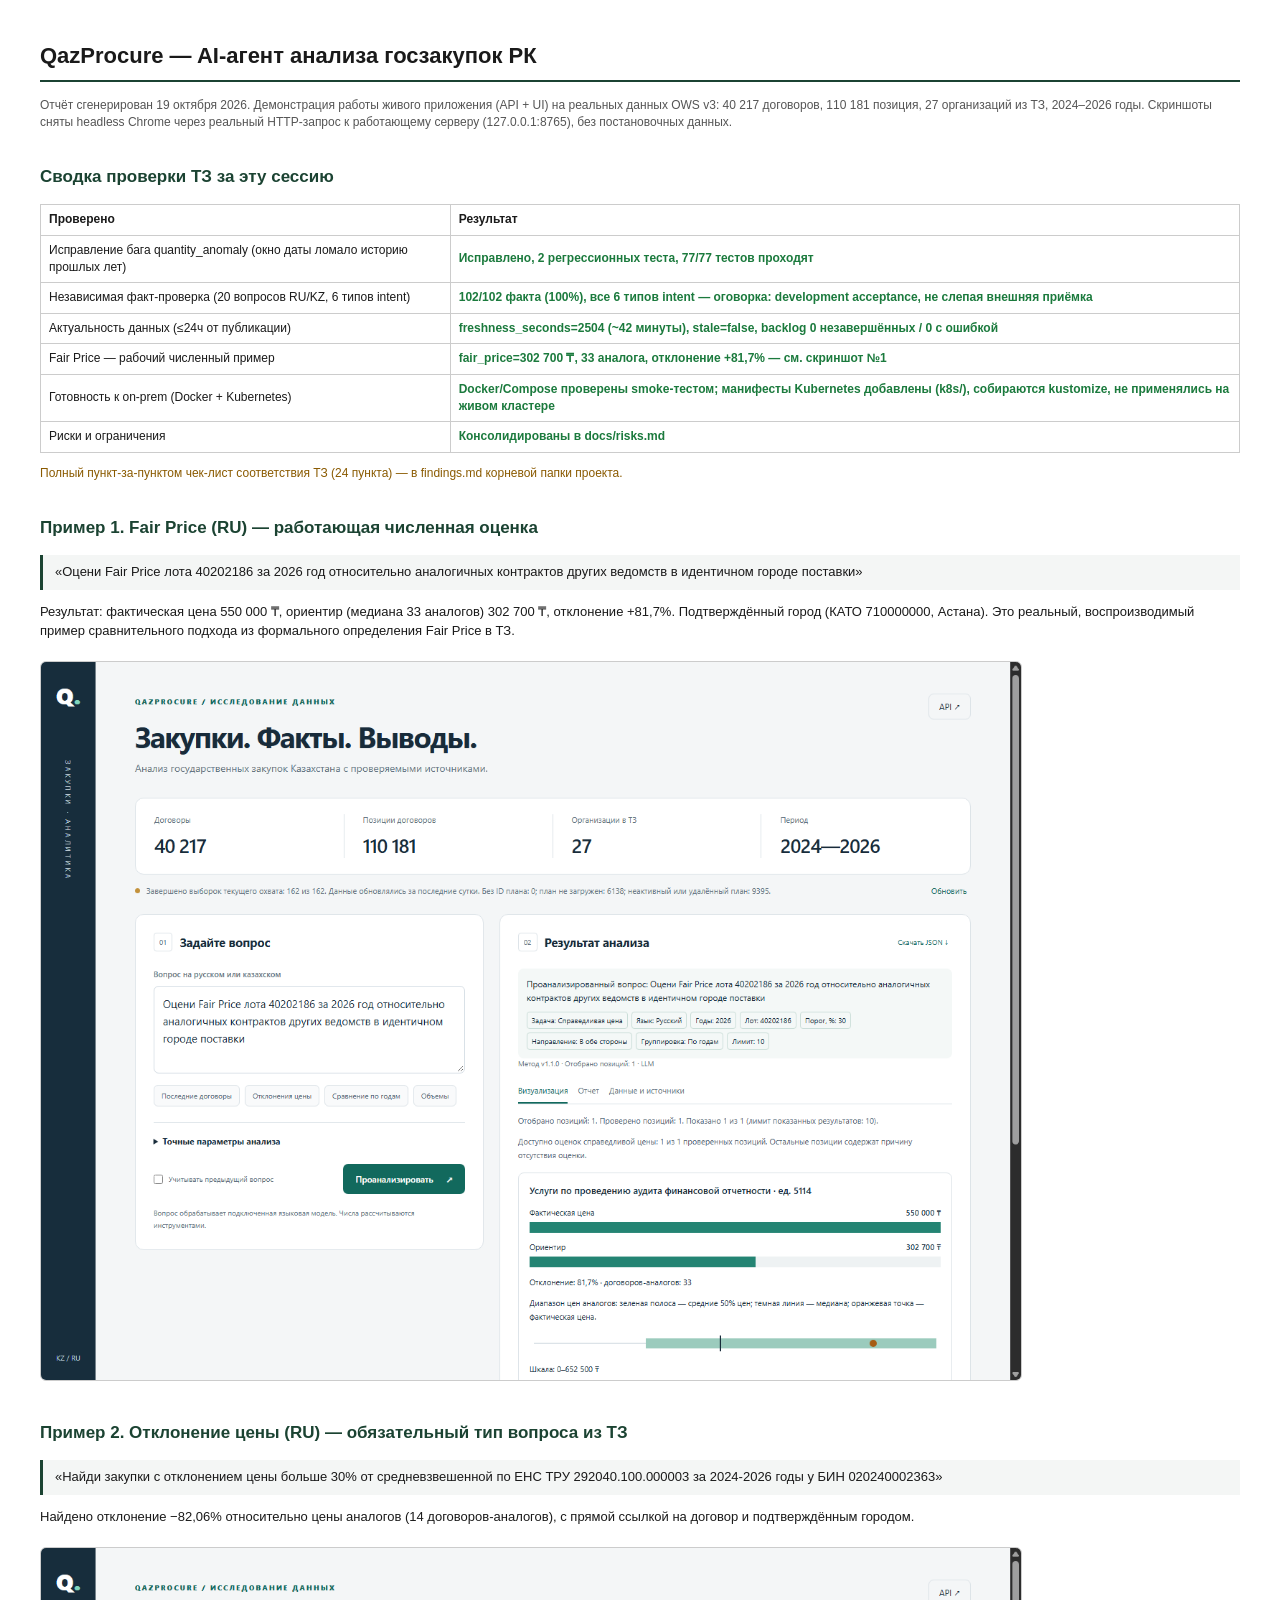
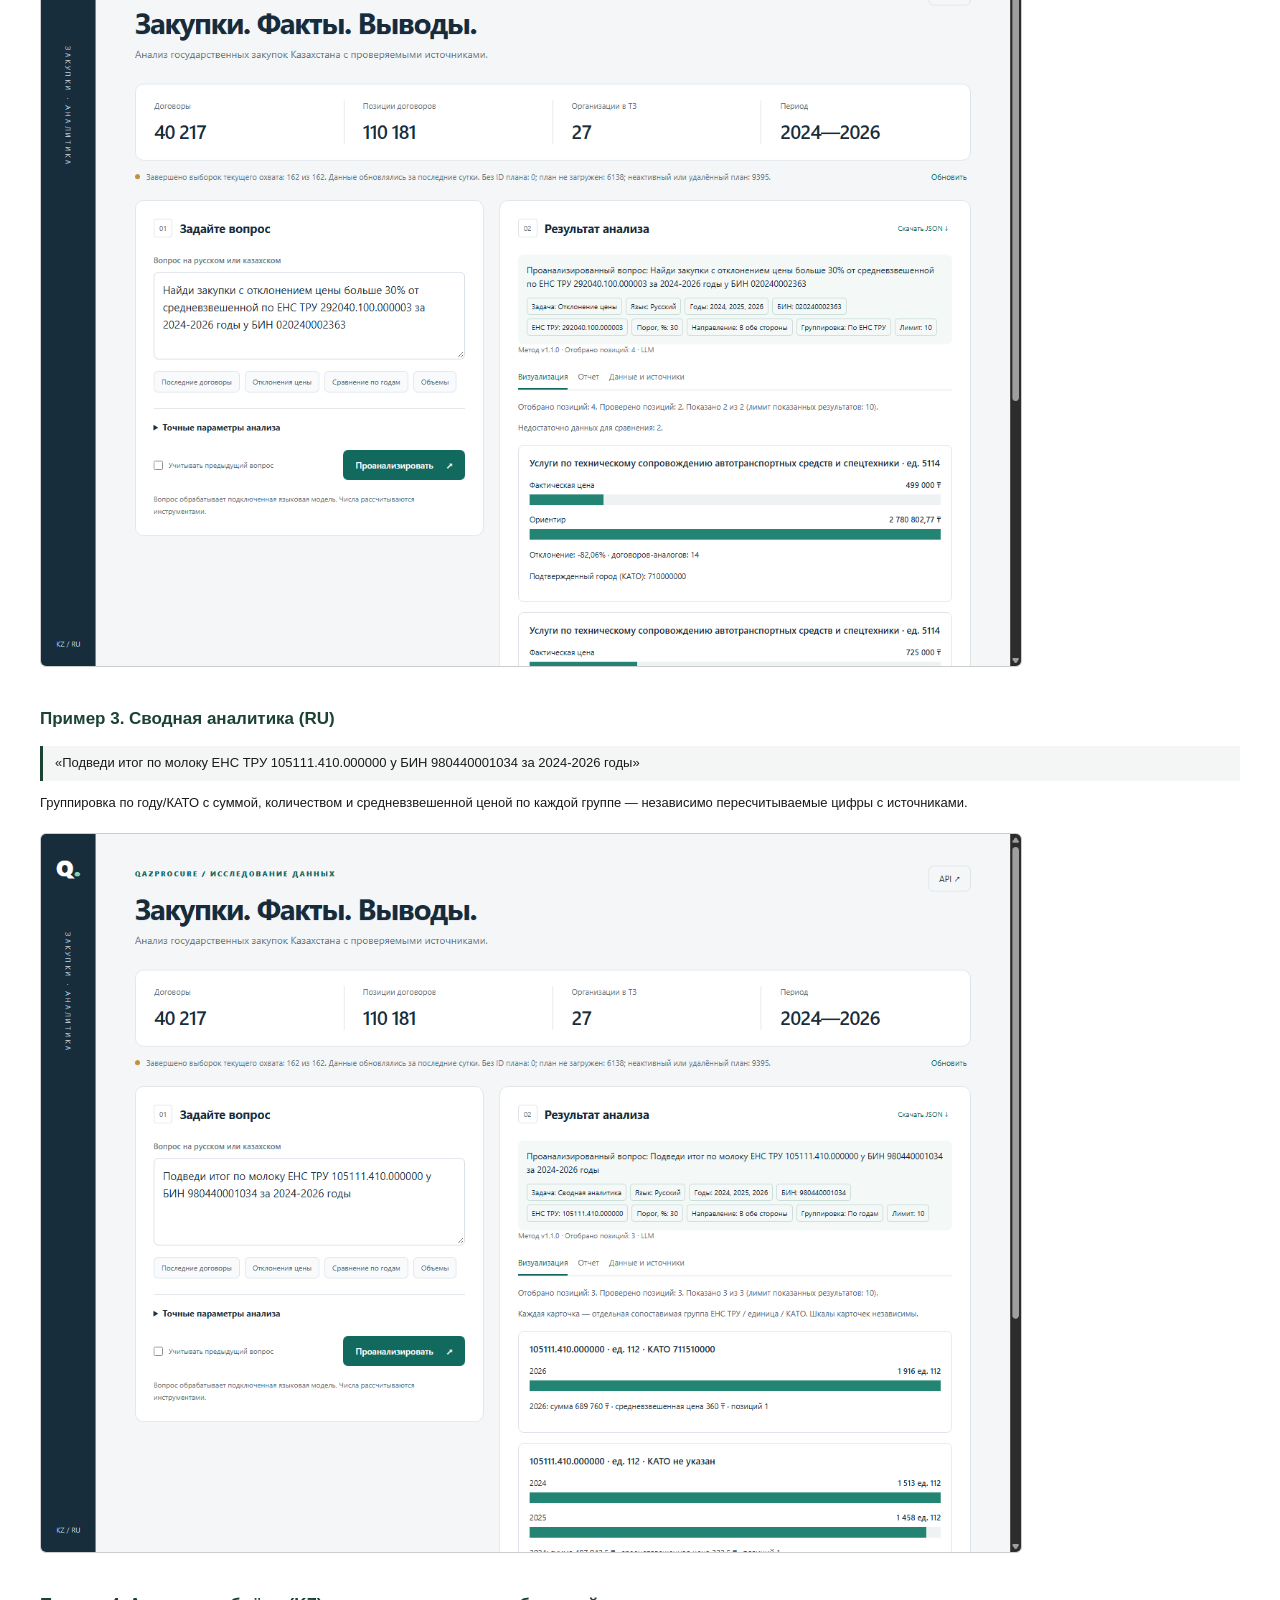
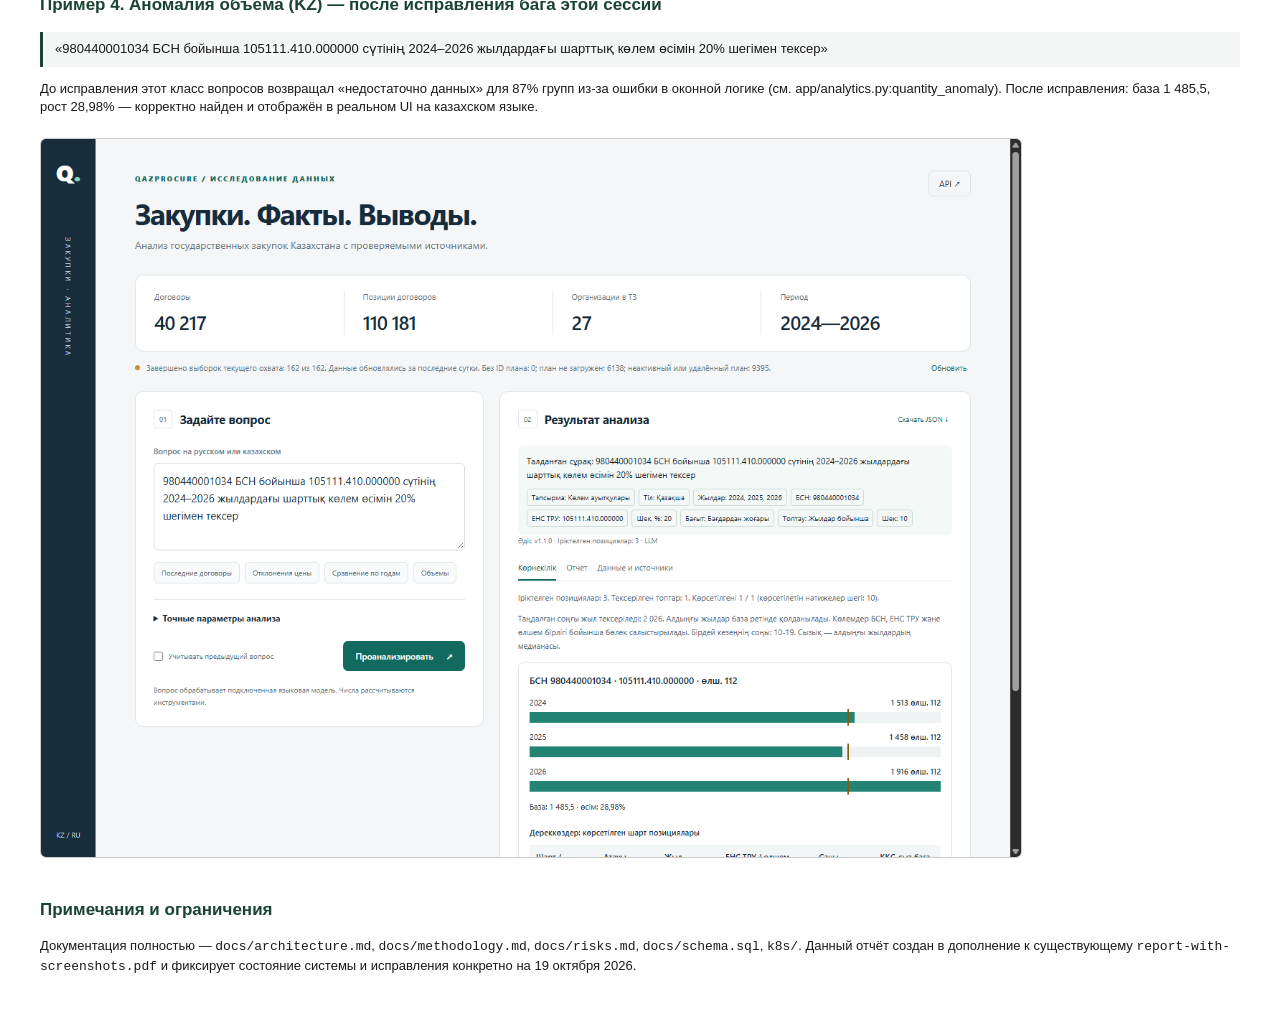
<file: screenshots/report.html>
<!doctype html>
<html lang="ru">
<head>
<meta charset="utf-8">
<title>QazProcure — отчёт о работе агента, 19 октября 2026</title>
<style>
  body { font-family: 'Segoe UI', Arial, sans-serif; color: #1a1a1a; margin: 40px; line-height: 1.45; }
  h1 { font-size: 22px; border-bottom: 2px solid #1b4332; padding-bottom: 8px; }
  h2 { font-size: 17px; margin-top: 34px; color: #1b4332; }
  p { font-size: 13px; }
  .meta { color: #555; font-size: 12px; margin-bottom: 20px; }
  .case { page-break-inside: avoid; margin-bottom: 10px; }
  .case img { width: 100%; max-width: 980px; border: 1px solid #ccc; border-radius: 6px; margin-top: 8px; }
  .question { background: #f4f6f5; border-left: 3px solid #1b4332; padding: 8px 12px; font-size: 13px; margin: 10px 0; }
  table { border-collapse: collapse; width: 100%; font-size: 12px; margin: 10px 0; }
  td, th { border: 1px solid #ccc; padding: 6px 8px; text-align: left; }
  .ok { color: #1b7a3d; font-weight: 600; }
  .note { color: #8a5a00; font-size: 12px; }
</style>
</head>
<body>

<h1>QazProcure — AI-агент анализа госзакупок РК</h1>
<p class="meta">Отчёт сгенерирован 19 октября 2026. Демонстрация работы живого приложения (API + UI) на реальных данных OWS v3: 40&nbsp;217 договоров, 110&nbsp;181 позиция, 27 организаций из ТЗ, 2024–2026 годы. Скриншоты сняты headless Chrome через реальный HTTP-запрос к работающему серверу (127.0.0.1:8765), без постановочных данных.</p>

<h2>Сводка проверки ТЗ за эту сессию</h2>
<table>
<tr><th>Проверено</th><th>Результат</th></tr>
<tr><td>Исправление бага quantity_anomaly (окно даты ломало историю прошлых лет)</td><td class="ok">Исправлено, 2 регрессионных теста, 77/77 тестов проходят</td></tr>
<tr><td>Независимая факт-проверка (20 вопросов RU/KZ, 6 типов intent)</td><td class="ok">102/102 факта (100%), все 6 типов intent — оговорка: development acceptance, не слепая внешняя приёмка</td></tr>
<tr><td>Актуальность данных (≤24ч от публикации)</td><td class="ok">freshness_seconds=2504 (~42 минуты), stale=false, backlog 0 незавершённых / 0 с ошибкой</td></tr>
<tr><td>Fair Price — рабочий численный пример</td><td class="ok">fair_price=302&nbsp;700 ₸, 33 аналога, отклонение +81,7% — см. скриншот №1</td></tr>
<tr><td>Готовность к on-prem (Docker + Kubernetes)</td><td class="ok">Docker/Compose проверены smoke-тестом; манифесты Kubernetes добавлены (k8s/), собираются kustomize, не применялись на живом кластере</td></tr>
<tr><td>Риски и ограничения</td><td class="ok">Консолидированы в docs/risks.md</td></tr>
</table>
<p class="note">Полный пункт-за-пунктом чек-лист соответствия ТЗ (24 пункта) — в findings.md корневой папки проекта.</p>

<h2>Пример 1. Fair Price (RU) — работающая численная оценка</h2>
<div class="question">«Оцени Fair Price лота 40202186 за 2026 год относительно аналогичных контрактов других ведомств в идентичном городе поставки»</div>
<p>Результат: фактическая цена 550&nbsp;000 ₸, ориентир (медиана 33 аналогов) 302&nbsp;700 ₸, отклонение +81,7%. Подтверждённый город (КАТО 710000000, Астана). Это реальный, воспроизводимый пример сравнительного подхода из формального определения Fair Price в ТЗ.</p>
<div class="case"><img src="01_fair_price_ru.png"></div>

<h2>Пример 2. Отклонение цены (RU) — обязательный тип вопроса из ТЗ</h2>
<div class="question">«Найди закупки с отклонением цены больше 30% от средневзвешенной по ЕНС ТРУ 292040.100.000003 за 2024-2026 годы у БИН 020240002363»</div>
<p>Найдено отклонение −82,06% относительно цены аналогов (14 договоров-аналогов), с прямой ссылкой на договор и подтверждённым городом.</p>
<div class="case"><img src="02_price_anomaly_ru.png"></div>

<h2>Пример 3. Сводная аналитика (RU)</h2>
<div class="question">«Подведи итог по молоку ЕНС ТРУ 105111.410.000000 у БИН 980440001034 за 2024-2026 годы»</div>
<p>Группировка по году/КАТО с суммой, количеством и средневзвешенной ценой по каждой группе — независимо пересчитываемые цифры с источниками.</p>
<div class="case"><img src="03_summary_ru.png"></div>

<h2>Пример 4. Аномалия объёма (KZ) — после исправления бага этой сессии</h2>
<div class="question">«980440001034 БСН бойынша 105111.410.000000 сүтінің 2024–2026 жылдардағы шарттық көлем өсімін 20% шегімен тексер»</div>
<p>До исправления этот класс вопросов возвращал «недостаточно данных» для 87% групп из-за ошибки в оконной логике (см. app/analytics.py:quantity_anomaly). После исправления: база 1&nbsp;485,5, рост 28,98% — корректно найден и отображён в реальном UI на казахском языке.</p>
<div class="case"><img src="04_quantity_anomaly_kk.png"></div>

<h2>Примечания и ограничения</h2>
<p>Документация полностью — <code>docs/architecture.md</code>, <code>docs/methodology.md</code>, <code>docs/risks.md</code>, <code>docs/schema.sql</code>, <code>k8s/</code>. Данный отчёт создан в дополнение к существующему <code>report-with-screenshots.pdf</code> и фиксирует состояние системы и исправления конкретно на 19 октября 2026.</p>

</body>
</html>
</file>
